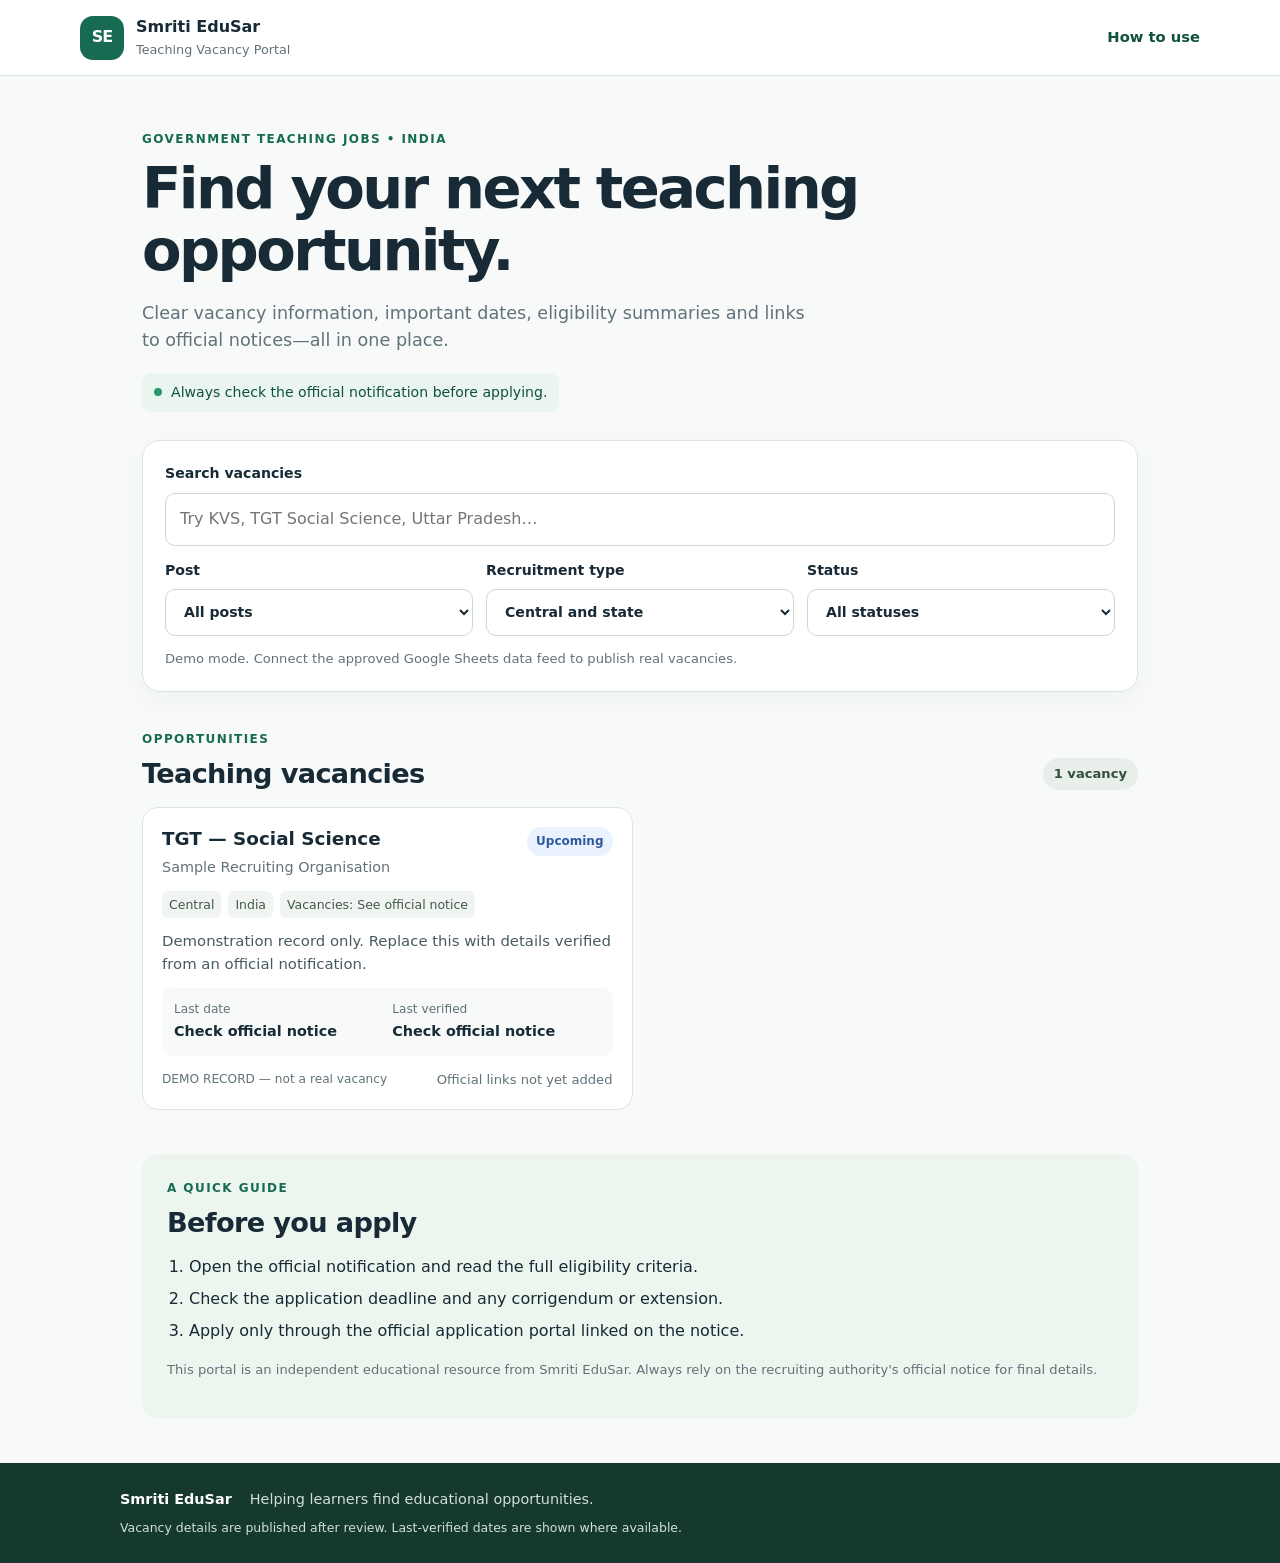
<file: index.html>
<!doctype html>
<html lang="en">
<head>
  <meta charset="utf-8">
  <meta name="viewport" content="width=device-width, initial-scale=1">
  <meta name="description" content="Find government teaching vacancies across India with clear deadlines and official links.">
  <title>Teaching Vacancies | Smriti EduSar</title>
  <link rel="stylesheet" href="style.css">
</head>
<body>
  <header class="site-header">
    <a class="brand" href="./" aria-label="Smriti EduSar home">
      <span class="brand-mark">SE</span>
      <span><strong>Smriti EduSar</strong><small>Teaching Vacancy Portal</small></span>
    </a>
    <a class="header-link" href="#how-to-use">How to use</a>
  </header>

  <main class="container">
    <section class="hero">
      <p class="eyebrow">GOVERNMENT TEACHING JOBS • INDIA</p>
      <h1>Find your next teaching opportunity.</h1>
      <p class="hero-copy">Clear vacancy information, important dates, eligibility summaries and links to official notices—all in one place.</p>
      <div class="trust-note"><span class="dot"></span> Always check the official notification before applying.</div>
    </section>

    <section class="filters" aria-label="Search and filter vacancies">
      <label class="search-label" for="search">Search vacancies</label>
      <input id="search" type="search" placeholder="Try KVS, TGT Social Science, Uttar Pradesh…" autocomplete="off">
      <div class="filter-grid">
        <label>Post
          <select id="post-filter">
            <option value="">All posts</option>
            <option>PRT</option><option>TGT</option><option>PGT</option><option>Other</option>
          </select>
        </label>
        <label>Recruitment type
          <select id="type-filter">
            <option value="">Central and state</option>
            <option>Central</option><option>State</option>
          </select>
        </label>
        <label>Status
          <select id="status-filter">
            <option value="">All statuses</option>
            <option>Open</option><option>Upcoming</option><option>Closed</option><option>Result Released</option>
          </select>
        </label>
      </div>
      <p id="last-updated" class="muted small">Loading the latest published data…</p>
    </section>

    <section class="results-section">
      <div class="section-heading">
        <div><p class="eyebrow">OPPORTUNITIES</p><h2>Teaching vacancies</h2></div>
        <span id="result-count" class="count-pill">0 vacancies</span>
      </div>
      <div id="notice" class="notice" role="status">Connecting to the published vacancy list…</div>
      <div id="vacancy-list" class="vacancy-list"></div>
      <div id="empty-state" class="empty-state hidden">
        <span class="empty-icon">⌕</span>
        <h3>No matching vacancies</h3>
        <p>Try another search or clear one of the filters.</p>
        <button id="clear-filters" class="button button-secondary">Clear filters</button>
      </div>
    </section>

    <section id="how-to-use" class="help-panel">
      <p class="eyebrow">A QUICK GUIDE</p>
      <h2>Before you apply</h2>
      <ol>
        <li>Open the official notification and read the full eligibility criteria.</li>
        <li>Check the application deadline and any corrigendum or extension.</li>
        <li>Apply only through the official application portal linked on the notice.</li>
      </ol>
      <p class="muted small">This portal is an independent educational resource from Smriti EduSar. Always rely on the recruiting authority's official notice for final details.</p>
    </section>
  </main>

  <footer class="site-footer">
    <strong>Smriti EduSar</strong><span>Helping learners find educational opportunities.</span>
    <span class="footer-note">Vacancy details are published after review. Last-verified dates are shown where available.</span>
  </footer>
  <script src="app.js"></script>
</body>
</html>
</file>
<file: style.css>
:root{--ink:#172a35;--muted:#61727b;--green:#176b52;--green-dark:#10513e;--mint:#eaf5ef;--line:#dce6e1;--paper:#f7faf8;--white:#fff;--amber:#fff4d9;--red:#9f3434}
*{box-sizing:border-box}
html{scroll-behavior:smooth}
body{margin:0;background:var(--paper);color:var(--ink);font:16px/1.55 system-ui,-apple-system,BlinkMacSystemFont,"Segoe UI",sans-serif}
a{color:var(--green-dark);text-underline-offset:3px}
.site-header{height:auto;min-height:76px;padding:14px max(20px,calc((100% - 1120px)/2));display:flex;align-items:center;justify-content:space-between;gap:18px;background:var(--white);border-bottom:1px solid var(--line)}
.brand{display:flex;align-items:center;gap:12px;text-decoration:none;color:var(--ink)}
.brand-mark{display:grid;place-items:center;width:44px;height:44px;border-radius:13px;background:var(--green);color:white;font-weight:800;letter-spacing:-1px}
.brand strong,.brand small{display:block}.brand small{font-size:.8rem;color:var(--muted)}
.header-link{font-weight:650;text-decoration:none;font-size:.92rem}
.container{max-width:1040px;margin:0 auto;padding:0 22px}
.hero{padding:54px 0 28px;max-width:760px}
.eyebrow{margin:0 0 9px;color:var(--green);font-size:.75rem;font-weight:800;letter-spacing:.12em}
h1{margin:0;max-width:720px;font-size:clamp(2.15rem,6vw,3.6rem);line-height:1.08;letter-spacing:-.045em}
.hero-copy{max-width:680px;color:var(--muted);font-size:1.1rem;margin:18px 0}
.trust-note{display:inline-flex;align-items:center;gap:9px;padding:9px 12px;background:var(--mint);border-radius:9px;font-size:.88rem;color:var(--green-dark)}
.dot{width:8px;height:8px;background:#29966d;border-radius:50%}
.filters{background:var(--white);border:1px solid var(--line);border-radius:18px;padding:22px;box-shadow:0 8px 28px #173a2a0a}
label{display:block;font-size:.88rem;font-weight:700;color:var(--ink)}
.search-label{margin-bottom:8px}
input,select{display:block;width:100%;margin-top:7px;padding:13px 14px;border:1px solid #cbd9d2;border-radius:10px;background:#fff;color:var(--ink);font:inherit;min-height:47px}
input:focus,select:focus,button:focus-visible,a:focus-visible{outline:3px solid #95d7b8;outline-offset:2px}
.filter-grid{display:grid;grid-template-columns:repeat(3,minmax(0,1fr));gap:13px;margin-top:14px}
.muted{color:var(--muted)}.small{font-size:.82rem}
#last-updated{margin-bottom:0}
.results-section{padding:38px 0}
.section-heading{display:flex;justify-content:space-between;align-items:end;gap:16px;margin-bottom:17px}
h2{font-size:1.7rem;letter-spacing:-.025em;line-height:1.2;margin:0}
.count-pill{background:#e8eee9;color:#344d41;border-radius:999px;padding:6px 11px;font-size:.82rem;font-weight:750;white-space:nowrap}
.notice{padding:12px 14px;border:1px solid var(--line);background:#fff;border-radius:10px;color:var(--muted);margin-bottom:14px}
.notice.error{border-color:#f0c8c8;background:#fff7f7;color:var(--red)}
.vacancy-list{display:grid;grid-template-columns:repeat(2,minmax(0,1fr));gap:15px}
.vacancy-card{background:var(--white);border:1px solid var(--line);border-radius:16px;padding:19px;display:flex;flex-direction:column;gap:12px;min-width:0}
.card-top{display:flex;align-items:flex-start;justify-content:space-between;gap:12px}
.card-top h3{margin:0;font-size:1.15rem;line-height:1.3}
.org{margin:5px 0 0;color:var(--muted);font-size:.9rem}
.badge{display:inline-flex;align-items:center;white-space:nowrap;border-radius:999px;padding:5px 9px;font-size:.75rem;font-weight:800;background:#edf0f0;color:#4d5b60}
.badge.open{background:#e2f5e9;color:#176b43}.badge.upcoming{background:#eaf1ff;color:#315a9b}.badge.closed{background:#edf0f0;color:#5d686c}.badge.result-released{background:#f1eaff;color:#6744a4}
.tags{display:flex;flex-wrap:wrap;gap:7px}.tag{font-size:.78rem;background:#f1f5f2;border-radius:6px;padding:4px 7px;color:#40574b}
.summary{margin:0;color:#465a61;font-size:.93rem}
.facts{display:grid;grid-template-columns:1fr 1fr;gap:10px;padding:12px;background:#f7faf8;border-radius:10px}
.fact span{display:block;color:var(--muted);font-size:.76rem}.fact strong{font-size:.9rem;overflow-wrap:anywhere}
.card-bottom{display:flex;justify-content:space-between;align-items:center;gap:12px;margin-top:auto;padding-top:2px}
.verified{font-size:.76rem;color:var(--muted)}
.button{display:inline-flex;justify-content:center;align-items:center;gap:8px;border:0;border-radius:9px;padding:11px 14px;font:inherit;font-size:.88rem;font-weight:750;text-decoration:none;cursor:pointer}
.button-primary{background:var(--green);color:white}.button-primary:hover{background:var(--green-dark);color:white}
.button-secondary{background:#eaf1ed;color:var(--green-dark)}
.empty-state{text-align:center;padding:36px 16px;background:#fff;border:1px dashed #cbd9d2;border-radius:14px}
.empty-icon{font-size:2rem;color:var(--green)}.empty-state h3{margin:5px 0}.empty-state p{color:var(--muted)}
.hidden{display:none!important}
.help-panel{margin:6px 0 45px;padding:25px;background:#edf5ef;border-radius:16px}
.help-panel h2{margin-bottom:10px}.help-panel ol{padding-left:22px}.help-panel li{margin:7px 0}
.site-footer{display:flex;flex-wrap:wrap;align-items:center;gap:8px 18px;padding:25px max(22px,calc((100% - 1040px)/2));background:#16392f;color:#fff;font-size:.9rem}
.site-footer span{color:#d0e0d8}.footer-note{width:100%;font-size:.78rem}
@media(max-width:700px){.site-header{padding:12px 17px}.container{padding:0 16px}.hero{padding:38px 0 23px}.filter-grid{grid-template-columns:1fr;gap:9px}.filters{padding:16px}.vacancy-list{grid-template-columns:1fr}.section-heading{align-items:center}.card-bottom{align-items:flex-start;flex-direction:column}.card-bottom .button{width:100%}.facts{gap:8px}.site-footer{padding:23px 17px;display:grid;gap:6px}}
@media(prefers-reduced-motion:reduce){html{scroll-behavior:auto}}
</file>
